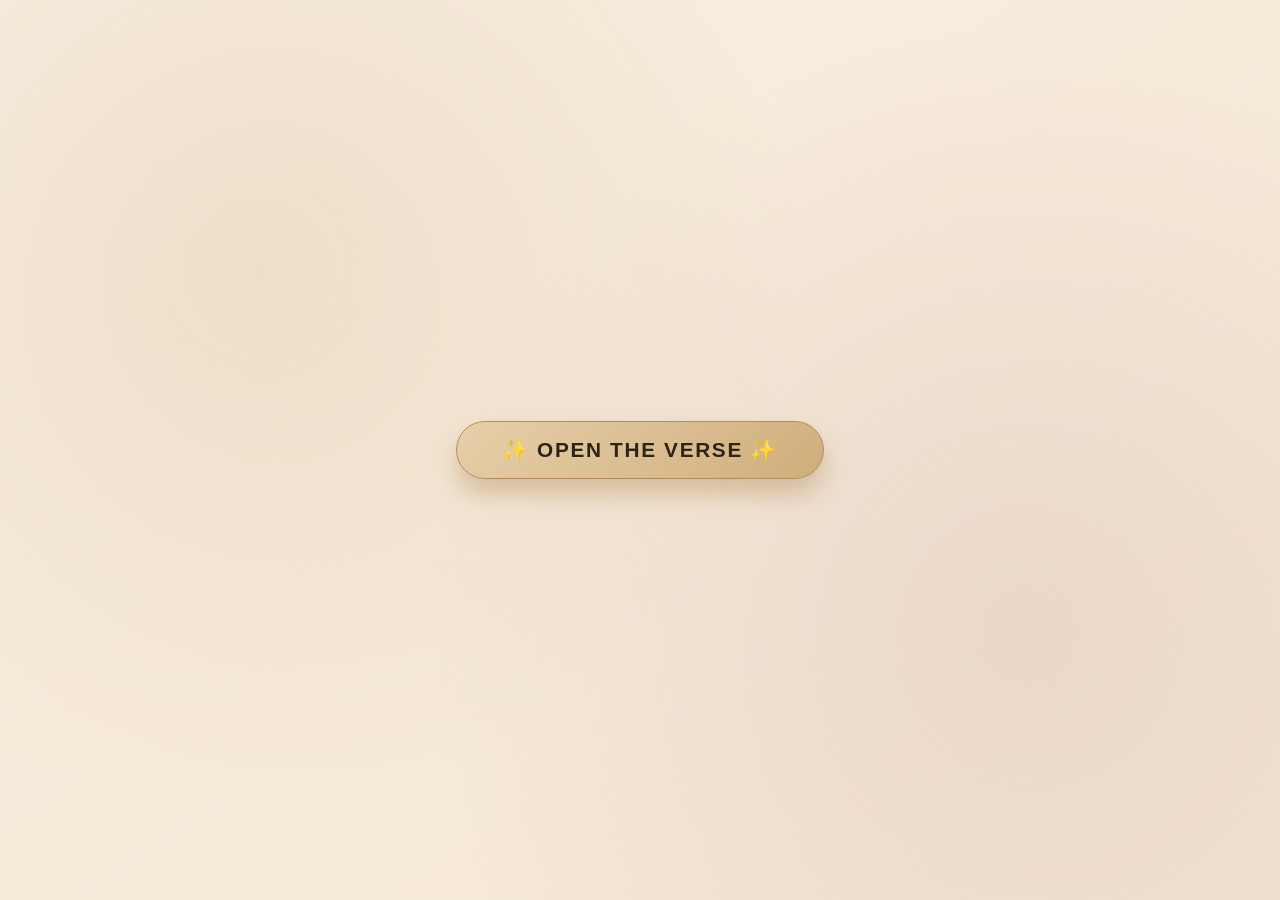
<file: index.html>
<!DOCTYPE html>
<html lang="en">
<head>
  <meta charset="UTF-8">
  <meta name="viewport" content="width=device-width, initial-scale=1.0, user-scalable=yes">
  <title>Unique You · Peace Verses</title>
  <style>
    * {
      margin: 0;
      padding: 0;
      box-sizing: border-box;
    }

    body {
      background: linear-gradient(145deg, #f9efe2 0%, #f5e7d3 100%);
      min-height: 100vh;
      font-family: 'Quicksand', 'Segoe UI', 'Georgia', serif;
      padding: 1.5rem;
      margin: 0;
      position: relative;
      display: flex;
      align-items: center;
      justify-content: center;
    }

    body::before {
      content: "";
      position: fixed;
      inset: 0;
      background: radial-gradient(circle at 20% 30%, rgba(210, 180, 140, 0.25) 0%, transparent 45%),
                  radial-gradient(circle at 80% 70%, rgba(188, 143, 143, 0.2) 0%, transparent 50%);
      pointer-events: none;
      z-index: 0;
    }

    .container {
      position: relative;
      z-index: 2;
      width: 100%;
      max-width: 750px;
      display: flex;
      flex-direction: column;
      align-items: center;
      gap: 2rem;
    }

    .card {
      background: #fffdf7;
      border-radius: 3.5rem 3.5rem 3rem 3rem;
      box-shadow: 0 30px 50px rgba(140, 110, 70, 0.18),
                  0 10px 20px rgba(90, 60, 40, 0.1),
                  inset 0 1px 0 #ffffffdd;
      border: 1px solid rgba(230, 200, 160, 0.5);
      padding: 3rem 2.5rem;
      width: 100%;
      text-align: center;
      transition: all 0.3s ease;
      position: relative;
      overflow: hidden;
    }

    .card::after {
      content: "";
      position: absolute;
      top: 0;
      left: 20%;
      width: 60%;
      height: 4px;
      background: linear-gradient(90deg, #d9b382, #c49a6c, #b3804d);
      border-radius: 20px;
      filter: blur(1px);
      opacity: 0.7;
    }

    .verse-icon {
      font-size: 2.4rem;
      margin-bottom: 0.5rem;
      opacity: 0.7;
      letter-spacing: 2px;
    }

    .english-verse {
      font-size: 2.1rem;
      font-weight: 500;
      font-family: 'Quicksand', 'Segoe UI', sans-serif;
      color: #4b3a2b;
      line-height: 1.4;
      margin-bottom: 1.2rem;
      word-break: break-word;
      transition: opacity 0.3s ease;
      letter-spacing: 0.3px;
      min-height: 80px;
    }

    .swahili-verse {
      font-size: 1.7rem;
      font-weight: 400;
      font-family: 'Quicksand', 'Georgia', serif;
      color: #6f5b47;
      line-height: 1.5;
      margin-bottom: 1rem;
      font-style: italic;
      word-break: break-word;
      border-top: 1px dashed #d9b382;
      padding-top: 1.3rem;
      min-height: 60px;
    }

    .counter {
      margin-top: 1.8rem;
      font-size: 0.9rem;
      letter-spacing: 2px;
      color: #ab8b6e;
      font-weight: 500;
      background: rgba(245, 235, 220, 0.7);
      padding: 0.3rem 1.2rem;
      border-radius: 40px;
      display: inline-block;
    }

    .nav-buttons {
      display: flex;
      align-items: center;
      justify-content: center;
      gap: 2rem;
      margin-top: 0.8rem;
      flex-wrap: wrap;
    }

    .btn {
      background: #f5ede1;
      border: 1px solid #d6b690;
      color: #4e3b2c;
      font-weight: 600;
      font-size: 1.1rem;
      padding: 0.9rem 2.1rem;
      border-radius: 3rem;
      cursor: pointer;
      backdrop-filter: blur(12px);
      background: rgba(250, 242, 232, 0.8);
      box-shadow: 0 6px 14px rgba(150, 110, 70, 0.15);
      transition: all 0.25s ease;
      display: flex;
      align-items: center;
      gap: 0.3rem;
      letter-spacing: 0.6px;
      font-family: 'Quicksand', sans-serif;
      border: 1px solid rgba(200, 160, 110, 0.6);
    }

    .btn:hover {
      background: #f7efe2;
      box-shadow: 0 12px 22px rgba(150, 110, 60, 0.25);
      border-color: #b28b5b;
      color: #2f2419;
      transform: translateY(-2px);
    }

    .btn:active {
      transform: translateY(2px);
      box-shadow: 0 4px 10px rgba(120, 80, 40, 0.2);
    }

    .btn:disabled {
      opacity: 0.45;
      pointer-events: none;
      filter: grayscale(0.2);
      box-shadow: none;
      transform: none;
      border-color: #dac5a8;
      background: rgba(235, 220, 200, 0.7);
    }

    .reveal-btn {
      background: #d9b382;
      border: none;
      color: #2d2418;
      font-weight: 700;
      font-size: 1.3rem;
      padding: 1rem 2.8rem;
      border-radius: 4rem;
      letter-spacing: 0.08em;
      background: linear-gradient(135deg, #e7cfaa, #cfae7a);
      box-shadow: 0 15px 25px rgba(160, 120, 60, 0.35);
      border: 1px solid #b38b5b;
      transition: 0.3s;
      text-transform: uppercase;
      font-family: 'Quicksand', sans-serif;
      cursor: pointer;
    }

    .reveal-btn:hover {
      background: linear-gradient(135deg, #eddaba, #dbb27a);
      box-shadow: 0 20px 30px rgba(140, 100, 40, 0.4);
      transform: scale(1.02);
    }

    .hidden {
      display: none;
    }

    .fade-in {
      animation: gentleFade 0.45s ease-in-out;
    }

    @keyframes gentleFade {
      0% { opacity: 0.4; transform: translateY(6px); }
      100% { opacity: 1; transform: translateY(0); }
    }

    .peace-symbols {
      display: flex;
      justify-content: center;
      gap: 1rem;
      margin-top: 0.5rem;
      font-size: 1.2rem;
      opacity: 0.4;
    }

    .empty-message {
      color: #ab8b6e;
      font-style: italic;
      padding: 2rem;
    }

    @media (max-width: 500px) {
      .card {
        padding: 2.2rem 1.5rem;
      }
      .english-verse {
        font-size: 1.7rem;
      }
      .swahili-verse {
        font-size: 1.4rem;
      }
      .btn {
        padding: 0.7rem 1.5rem;
        font-size: 1rem;
      }
    }
  </style>
</head>
<body>
  <div class="container">
    <div id="startSection">
      <button id="revealCardBtn" class="reveal-btn">✨ Open the verse ✨</button>
    </div>

    <div id="verseCardContainer" class="hidden">
      <div class="card" id="verseCard">
        <div class="verse-icon">🌿✨🌼</div>
        <div id="englishDisplay" class="english-verse fade-in"></div>
        <div id="swahiliDisplay" class="swahili-verse fade-in"></div>
        <div class="counter" id="verseCounter"></div>
      </div>

      <div class="nav-buttons">
        <button id="prevBtn" class="btn" title="Previous verse">← <span>Previous</span></button>
        <button id="nextBtn" class="btn" title="Next verse"><span>Next</span> →</button>
      </div>

      <div class="peace-symbols">☮️ ✨ 🕊️ ✨ ☮️</div>
    </div>
  </div>

  <script>
    (function() {
      // Default verses (fallback if localStorage is empty)
      const DEFAULT_VERSES = [
        { en: "“There is only one you in this world.”", sw: "Kuna wewe mmoja tu duniani kote." },
        { en: "“Your uniqueness is your superpower.”", sw: "Upekee wako ndio nguvu yako kuu." },
        { en: "“Don't compare yourself to others; you are a masterpiece.”", sw: "Usijilinganishe na wengine; wewe ni kazi bora ya sanaa." },
        { en: "“Be yourself; everyone else is already taken.”", sw: "Kuwa wewe mwenyewe; kila mtu mwingine tayari amechukuliwa." },
        { en: "“Your difference is your beauty.”", sw: "Tofauti yako ndio urembo wako." },
        { en: "“You were born to stand out, not to fit in.”", sw: "Umezaliwa kuangaza, siyo kufanana na wote." },
        { en: "“No one can play your role better than you.”", sw: "Hakuna anayeweza kucheza nafasi yako vizuri kuliko wewe." },
        { en: "“Your voice matters because no one speaks like you.”", sw: "Sauti yako ni muhimu kwa sababu hakuna anayesema kama wewe." },
        { en: "“The world needs the original you, not a copy.”", sw: "Ulimwengu unahitaji wewe halisi, siyo nakala." },
        { en: "“Celebrate who you are — flaws and all.”", sw: "Sherehekea ulivyo — na makosa yako pamoja na yote." },
        { en: "“You are not a drop in the ocean; you are the entire ocean in a drop.”", sw: "Wewe si tone baharini; wewe ni bahari nzima ndani ya tone." },
        { en: "“Your story is written by no one else but you.”", sw: "Hadithi yako imeandikwa na mtu mwingine yeyote isipokuwa wewe." }
      ];

      // 🔑 KEY FIX: Read from same localStorage key as admin panel
      function getVerses() {
        const stored = localStorage.getItem('adminPeaceVerses');
        if (stored) {
          try {
            const parsed = JSON.parse(stored);
            if (parsed && parsed.length > 0) {
              return parsed;
            }
          } catch (e) {
            console.error('Error reading verses:', e);
          }
        }
        // Fallback to defaults
        return [...DEFAULT_VERSES];
      }

      let currentIndex = 0;
      let verses = getVerses();
      let totalVerses = verses.length;

      const startSection = document.getElementById('startSection');
      const revealBtn = document.getElementById('revealCardBtn');
      const verseCardContainer = document.getElementById('verseCardContainer');
      const englishDisplay = document.getElementById('englishDisplay');
      const swahiliDisplay = document.getElementById('swahiliDisplay');
      const verseCounter = document.getElementById('verseCounter');
      const prevBtn = document.getElementById('prevBtn');
      const nextBtn = document.getElementById('nextBtn');

      function refreshVerses() {
        verses = getVerses();
        totalVerses = verses.length;
      }

      function updateVerseDisplay() {
        refreshVerses();
        
        if (totalVerses === 0) {
          englishDisplay.innerHTML = '<div class="empty-message">No verses available</div>';
          swahiliDisplay.textContent = '';
          verseCounter.textContent = '0 / 0';
          prevBtn.disabled = true;
          nextBtn.disabled = true;
          return;
        }

        if (currentIndex >= totalVerses) {
          currentIndex = totalVerses - 1;
        }
        if (currentIndex < 0) {
          currentIndex = 0;
        }

        const verse = verses[currentIndex];
        englishDisplay.textContent = verse.en;
        swahiliDisplay.textContent = verse.sw;
        verseCounter.textContent = `${currentIndex + 1} / ${totalVerses}`;

        // Re-trigger animation
        englishDisplay.classList.remove('fade-in');
        swahiliDisplay.classList.remove('fade-in');
        void englishDisplay.offsetWidth;
        void swahiliDisplay.offsetWidth;
        englishDisplay.classList.add('fade-in');
        swahiliDisplay.classList.add('fade-in');

        prevBtn.disabled = (currentIndex === 0);
        nextBtn.disabled = (currentIndex === totalVerses - 1);
      }

      function revealCard() {
        startSection.classList.add('hidden');
        verseCardContainer.classList.remove('hidden');
        currentIndex = 0;
        refreshVerses();
        updateVerseDisplay();
      }

      function nextVerse() {
        refreshVerses();
        if (currentIndex < totalVerses - 1) {
          currentIndex++;
          updateVerseDisplay();
        }
      }

      function prevVerse() {
        if (currentIndex > 0) {
          currentIndex--;
          updateVerseDisplay();
        }
      }

      // Event listeners
      revealBtn.addEventListener('click', revealCard);
      prevBtn.addEventListener('click', prevVerse);
      nextBtn.addEventListener('click', nextVerse);

      // Keyboard navigation
      window.addEventListener('keydown', function(e) {
        if (startSection.classList.contains('hidden')) {
          if (e.key === 'ArrowLeft') {
            e.preventDefault();
            if (!prevBtn.disabled) prevVerse();
          } else if (e.key === 'ArrowRight') {
            e.preventDefault();
            refreshVerses();
            if (!nextBtn.disabled) nextVerse();
          }
        }
      });

      // 🔄 Listen for storage changes from admin panel
      window.addEventListener('storage', function(e) {
        if (e.key === 'adminPeaceVerses') {
          refreshVerses();
          if (!startSection.classList.contains('hidden')) return;
          updateVerseDisplay();
        }
      });

      // Initialize
      if (verses.length > 0) {
        englishDisplay.textContent = verses[0].en;
        swahiliDisplay.textContent = verses[0].sw;
        verseCounter.textContent = `1 / ${totalVerses}`;
        prevBtn.disabled = true;
        nextBtn.disabled = (totalVerses === 1);
      }
    })();
  </script>
</body>
</html>
</file>
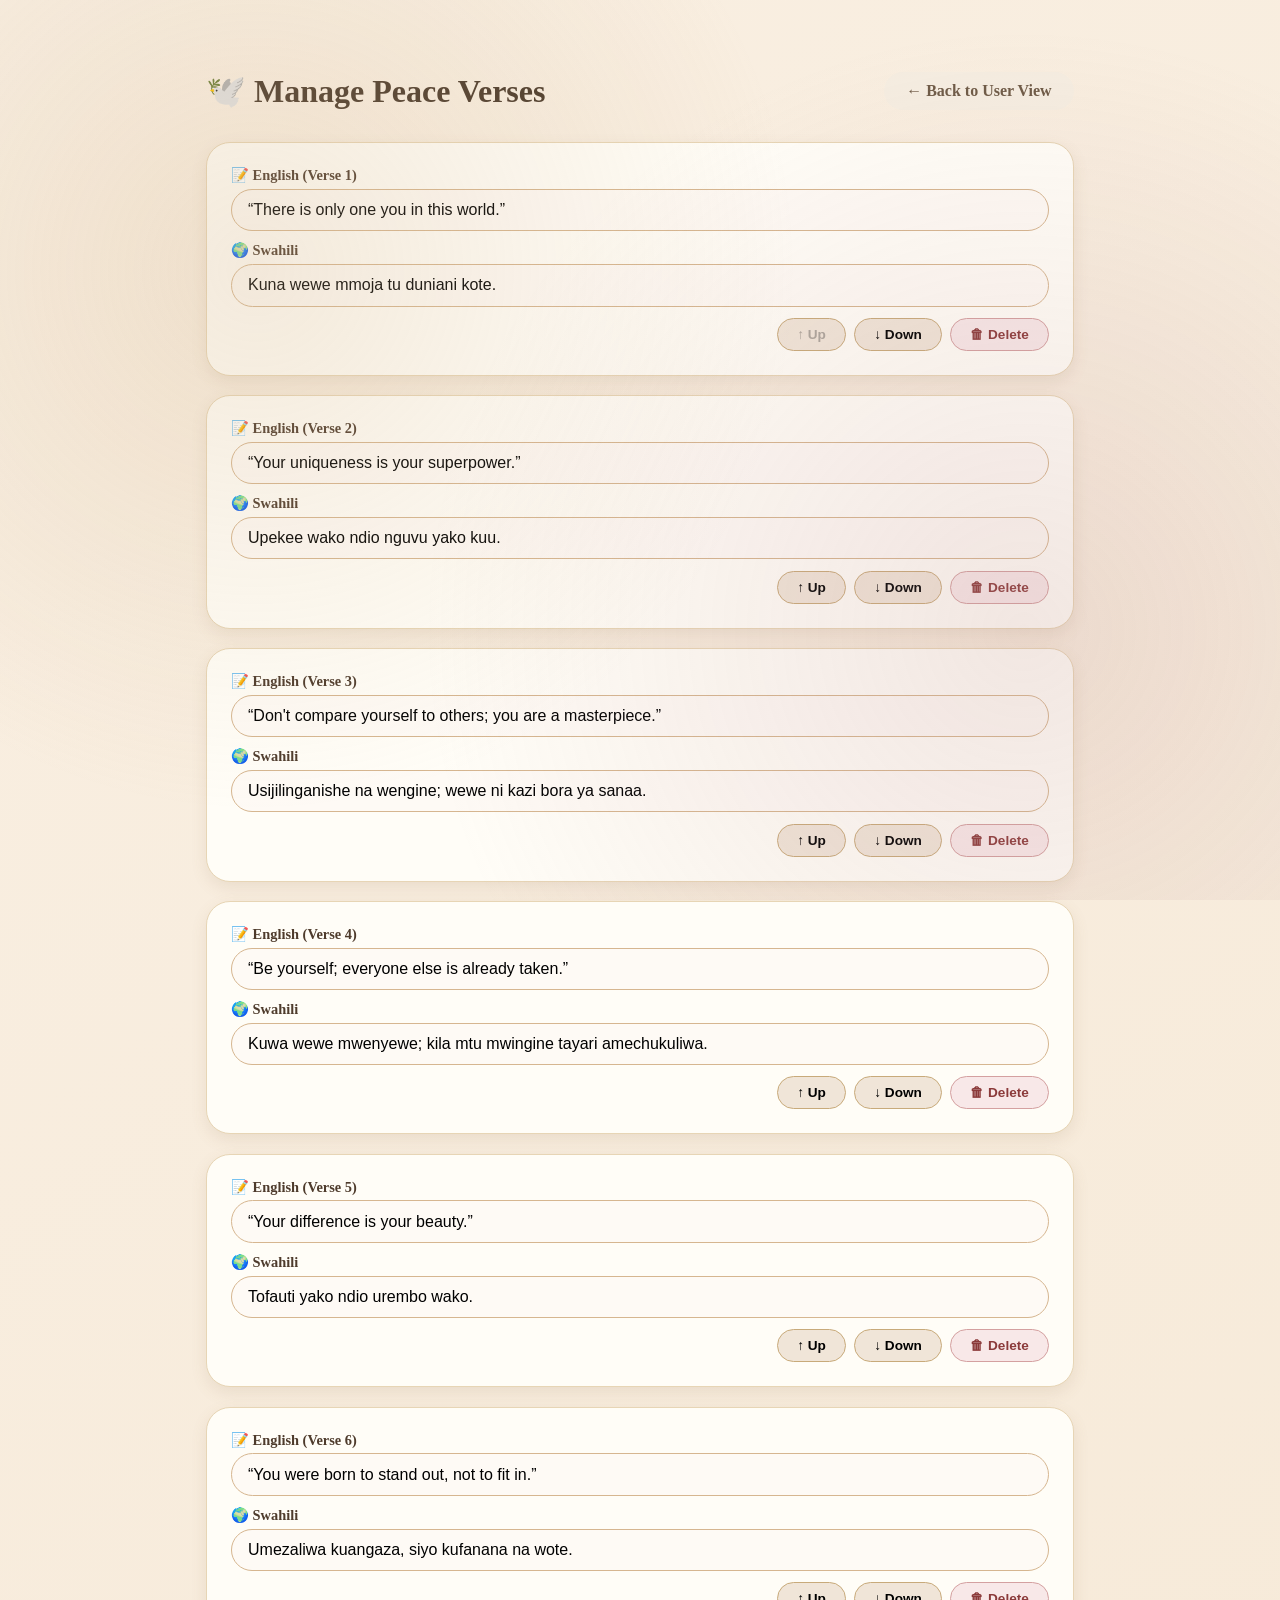
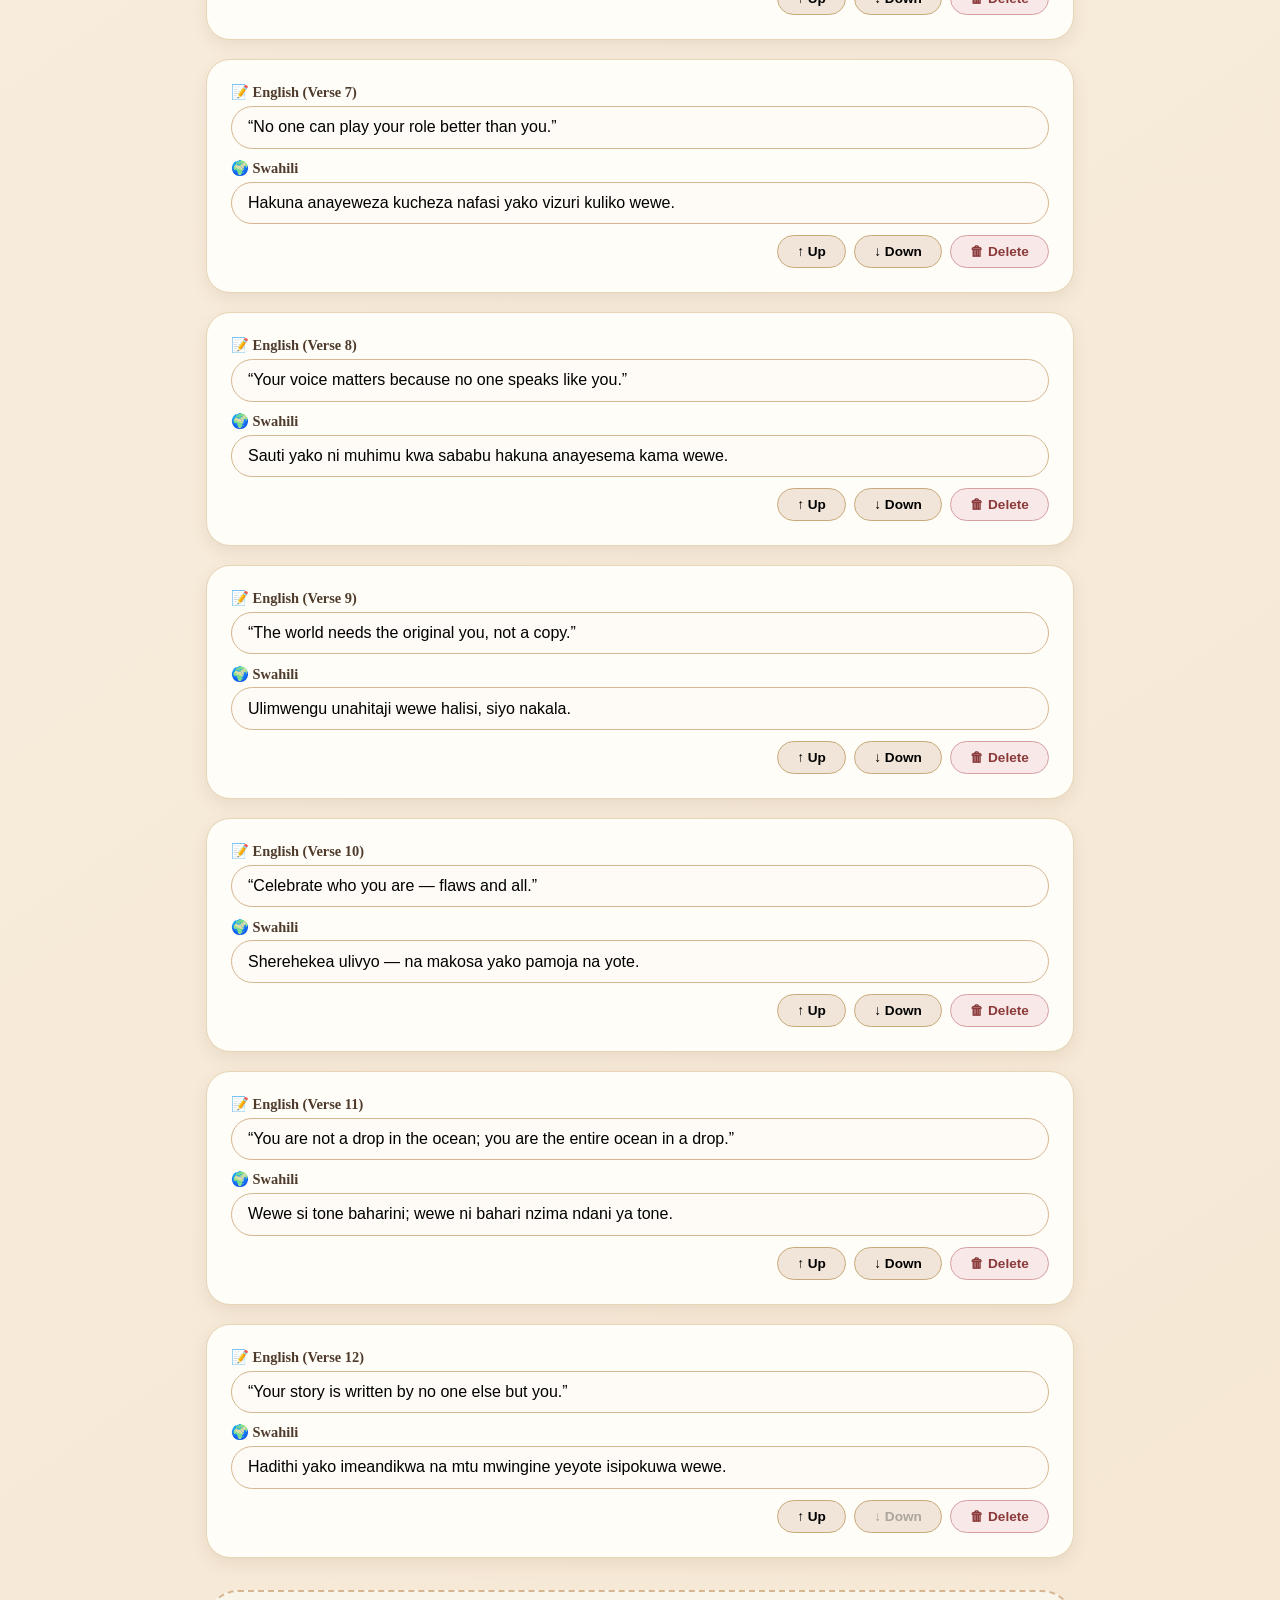
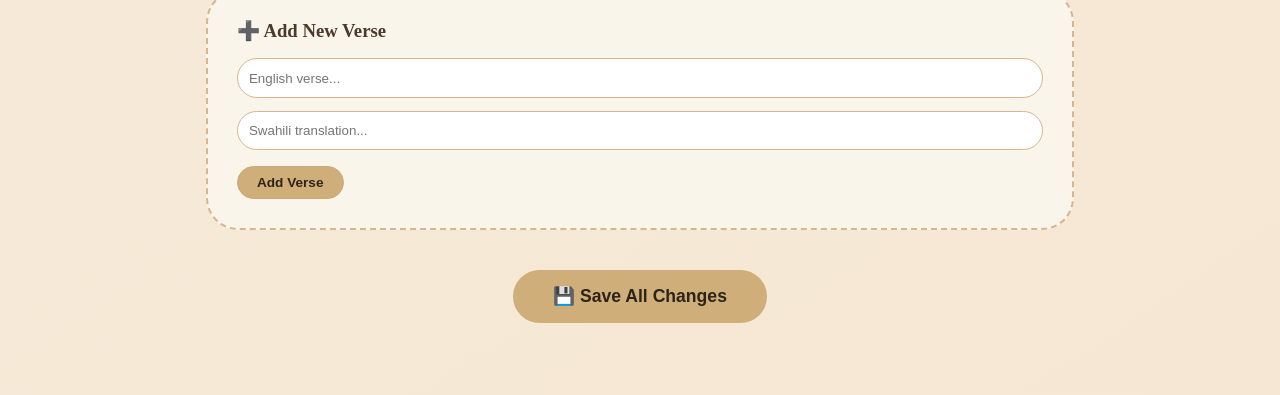
<file: admin.html>
<!DOCTYPE html>
<html lang="en">
<head>
  <meta charset="UTF-8">
  <meta name="viewport" content="width=device-width, initial-scale=1.0">
  <title>Admin · Manage Verses</title>
  <link rel="stylesheet" href="styles.css">
  <style>
    .admin-container {
      max-width: 900px;
      margin: 2rem auto;
      padding: 1rem;
    }
    .admin-header {
      display: flex;
      justify-content: space-between;
      align-items: center;
      margin-bottom: 2rem;
      flex-wrap: wrap;
      gap: 1rem;
    }
    .back-link {
      color: #6f5b47;
      text-decoration: none;
      font-weight: 600;
      background: #f5ede1;
      padding: 0.6rem 1.4rem;
      border-radius: 2rem;
      transition: 0.2s;
    }
    .back-link:hover { background: #e7d7bd; }
    .verse-list {
      display: flex;
      flex-direction: column;
      gap: 1.2rem;
      margin-bottom: 2rem;
    }
    .verse-item {
      background: #fffdf7;
      border-radius: 1.5rem;
      padding: 1.5rem;
      box-shadow: 0 6px 16px rgba(140, 110, 70, 0.12);
      border: 1px solid #e7d5b5;
    }
    .verse-item label {
      display: block;
      font-weight: 600;
      color: #4e3b2c;
      margin-bottom: 0.3rem;
      font-size: 0.9rem;
    }
    .verse-item input {
      width: 100%;
      padding: 0.7rem 1rem;
      border: 1px solid #d6b690;
      border-radius: 2rem;
      font-family: 'Quicksand', sans-serif;
      font-size: 1rem;
      background: #fefaf5;
      margin-bottom: 0.7rem;
    }
    .verse-item input:focus {
      outline: none;
      border-color: #b38b5b;
      box-shadow: 0 0 0 3px rgba(179, 139, 91, 0.2);
    }
    .verse-actions {
      display: flex;
      gap: 0.5rem;
      justify-content: flex-end;
    }
    .btn-small {
      background: #f0e5d8;
      border: 1px solid #c8aa7a;
      padding: 0.5rem 1.2rem;
      border-radius: 2rem;
      font-weight: 600;
      cursor: pointer;
      font-size: 0.85rem;
      transition: 0.2s;
    }
    .btn-small.danger {
      background: #f8e8e8;
      border-color: #d4a0a0;
      color: #8b3a3a;
    }
    .btn-small:hover { background: #e5d5bc; }
    .add-section {
      background: #faf5eb;
      border-radius: 2rem;
      padding: 1.8rem;
      margin-top: 2rem;
      border: 2px dashed #d6b690;
    }
    .save-all-btn {
      background: #cfae7a;
      border: none;
      color: #2d2418;
      font-weight: 700;
      padding: 1rem 2.5rem;
      border-radius: 3rem;
      font-size: 1.1rem;
      cursor: pointer;
      transition: 0.3s;
      margin-top: 1rem;
    }
    .save-all-btn:hover {
      background: #dbb27a;
      transform: scale(1.02);
    }
    .message {
      padding: 0.8rem 1.5rem;
      border-radius: 2rem;
      margin: 1rem 0;
      text-align: center;
      font-weight: 500;
    }
    .message.success { background: #e6f3e6; color: #2d5a2d; }
    .message.error { background: #fae6e6; color: #8b3a3a; }
  </style>
</head>
<body>
  <div class="admin-container">
    <div class="admin-header">
      <h1 style="color: #4b3a2b;">🕊️ Manage Peace Verses</h1>
      <a href="index.html" class="back-link">← Back to User View</a>
    </div>
    <div id="messageArea"></div>
    <div id="verseListContainer" class="verse-list"></div>
    <div class="add-section">
      <h3 style="color: #4b3a2b; margin-bottom: 1rem;">➕ Add New Verse</h3>
      <input type="text" id="newEnglish" placeholder="English verse..." style="width:100%; margin-bottom:0.8rem; padding:0.7rem; border-radius:2rem; border:1px solid #d6b690;">
      <input type="text" id="newSwahili" placeholder="Swahili translation..." style="width:100%; margin-bottom:1rem; padding:0.7rem; border-radius:2rem; border:1px solid #d6b690;">
      <button onclick="addNewVerse()" class="btn-small" style="background:#cfae7a; color:#2d2418;">Add Verse</button>
    </div>
    <div style="display:flex; justify-content:center; margin-top:1.5rem;">
      <button onclick="saveAllVerses()" class="save-all-btn">💾 Save All Changes</button>
    </div>
  </div>
  <script src="script.js"></script>
  <script>
    document.addEventListener('DOMContentLoaded', function() {
      renderAdminVerseList();
    });
    function renderAdminVerseList() {
      const container = document.getElementById('verseListContainer');
      const verses = getVerses();
      container.innerHTML = verses.map((verse, index) => `
        <div class="verse-item" data-index="${index}">
          <label>📝 English (Verse ${index + 1})</label>
          <input type="text" class="en-input" value="${escapeHtml(verse.en)}" data-index="${index}">
          <label>🌍 Swahili</label>
          <input type="text" class="sw-input" value="${escapeHtml(verse.sw)}" data-index="${index}">
          <div class="verse-actions">
            <button onclick="moveVerseUp(${index})" class="btn-small" ${index === 0 ? 'disabled' : ''}>↑ Up</button>
            <button onclick="moveVerseDown(${index})" class="btn-small" ${index === verses.length - 1 ? 'disabled' : ''}>↓ Down</button>
            <button onclick="deleteVerse(${index})" class="btn-small danger">🗑 Delete</button>
          </div>
        </div>
      `).join('');
    }
    function escapeHtml(text) {
      return text.replace(/&/g, '&amp;').replace(/</g, '&lt;').replace(/>/g, '&gt;').replace(/"/g, '&quot;');
    }
    function collectAdminEdits() {
      const enInputs = document.querySelectorAll('.en-input');
      const swInputs = document.querySelectorAll('.sw-input');
      const verses = [];
      enInputs.forEach((input, i) => {
        verses.push({ en: input.value.trim(), sw: swInputs[i].value.trim() });
      });
      return verses;
    }
    function saveAllVerses() {
      const updatedVerses = collectAdminEdits();
      for (let i = 0; i < updatedVerses.length; i++) {
        if (!updatedVerses[i].en || !updatedVerses[i].sw) {
          showMessage('Please fill in both English and Swahili for all verses.', 'error');
          return;
        }
      }
      if (updatedVerses.length === 0) {
        showMessage('Cannot save empty verse list.', 'error');
        return;
      }
      saveVerses(updatedVerses);
      showMessage('✅ All verses saved successfully!', 'success');
      renderAdminVerseList();
    }
    function deleteVerse(index) {
      if (!confirm('Delete this verse?')) return;
      const verses = collectAdminEdits();
      verses.splice(index, 1);
      saveVerses(verses);
      renderAdminVerseList();
      showMessage('Verse deleted.', 'success');
    }
    function addNewVerse() {
      const en = document.getElementById('newEnglish').value.trim();
      const sw = document.getElementById('newSwahili').value.trim();
      if (!en || !sw) {
        showMessage('Both English and Swahili fields are required.', 'error');
        return;
      }
      const verses = collectAdminEdits();
      verses.push({ en, sw });
      saveVerses(verses);
      document.getElementById('newEnglish').value = '';
      document.getElementById('newSwahili').value = '';
      renderAdminVerseList();
      showMessage('New verse added!', 'success');
    }
    function moveVerseUp(index) {
      if (index === 0) return;
      const verses = collectAdminEdits();
      [verses[index - 1], verses[index]] = [verses[index], verses[index - 1]];
      saveVerses(verses);
      renderAdminVerseList();
    }
    function moveVerseDown(index) {
      const verses = collectAdminEdits();
      if (index >= verses.length - 1) return;
      [verses[index], verses[index + 1]] = [verses[index + 1], verses[index]];
      saveVerses(verses);
      renderAdminVerseList();
    }
    function showMessage(text, type) {
      const area = document.getElementById('messageArea');
      area.innerHTML = `<div class="message ${type}">${text}</div>`;
      setTimeout(() => { area.innerHTML = ''; }, 3000);
    }
  </script>
</body>
</html>
</file>
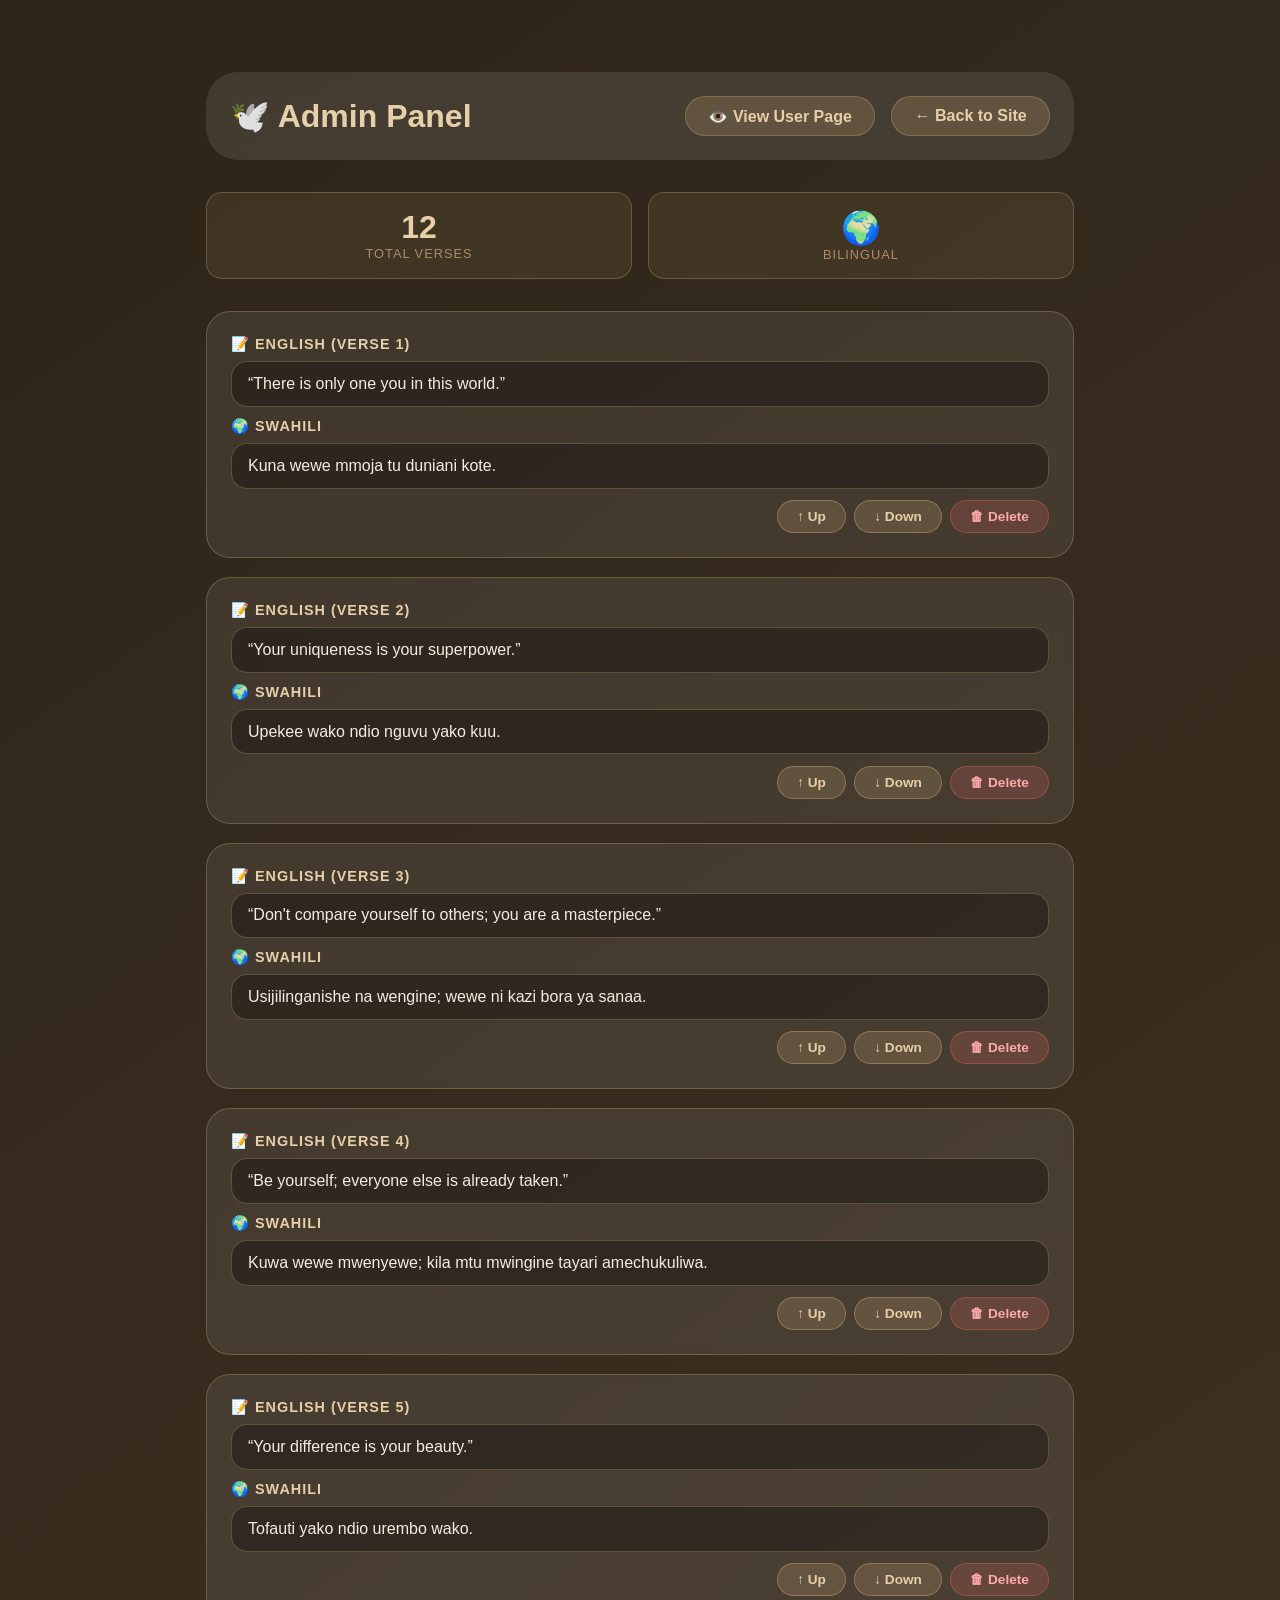
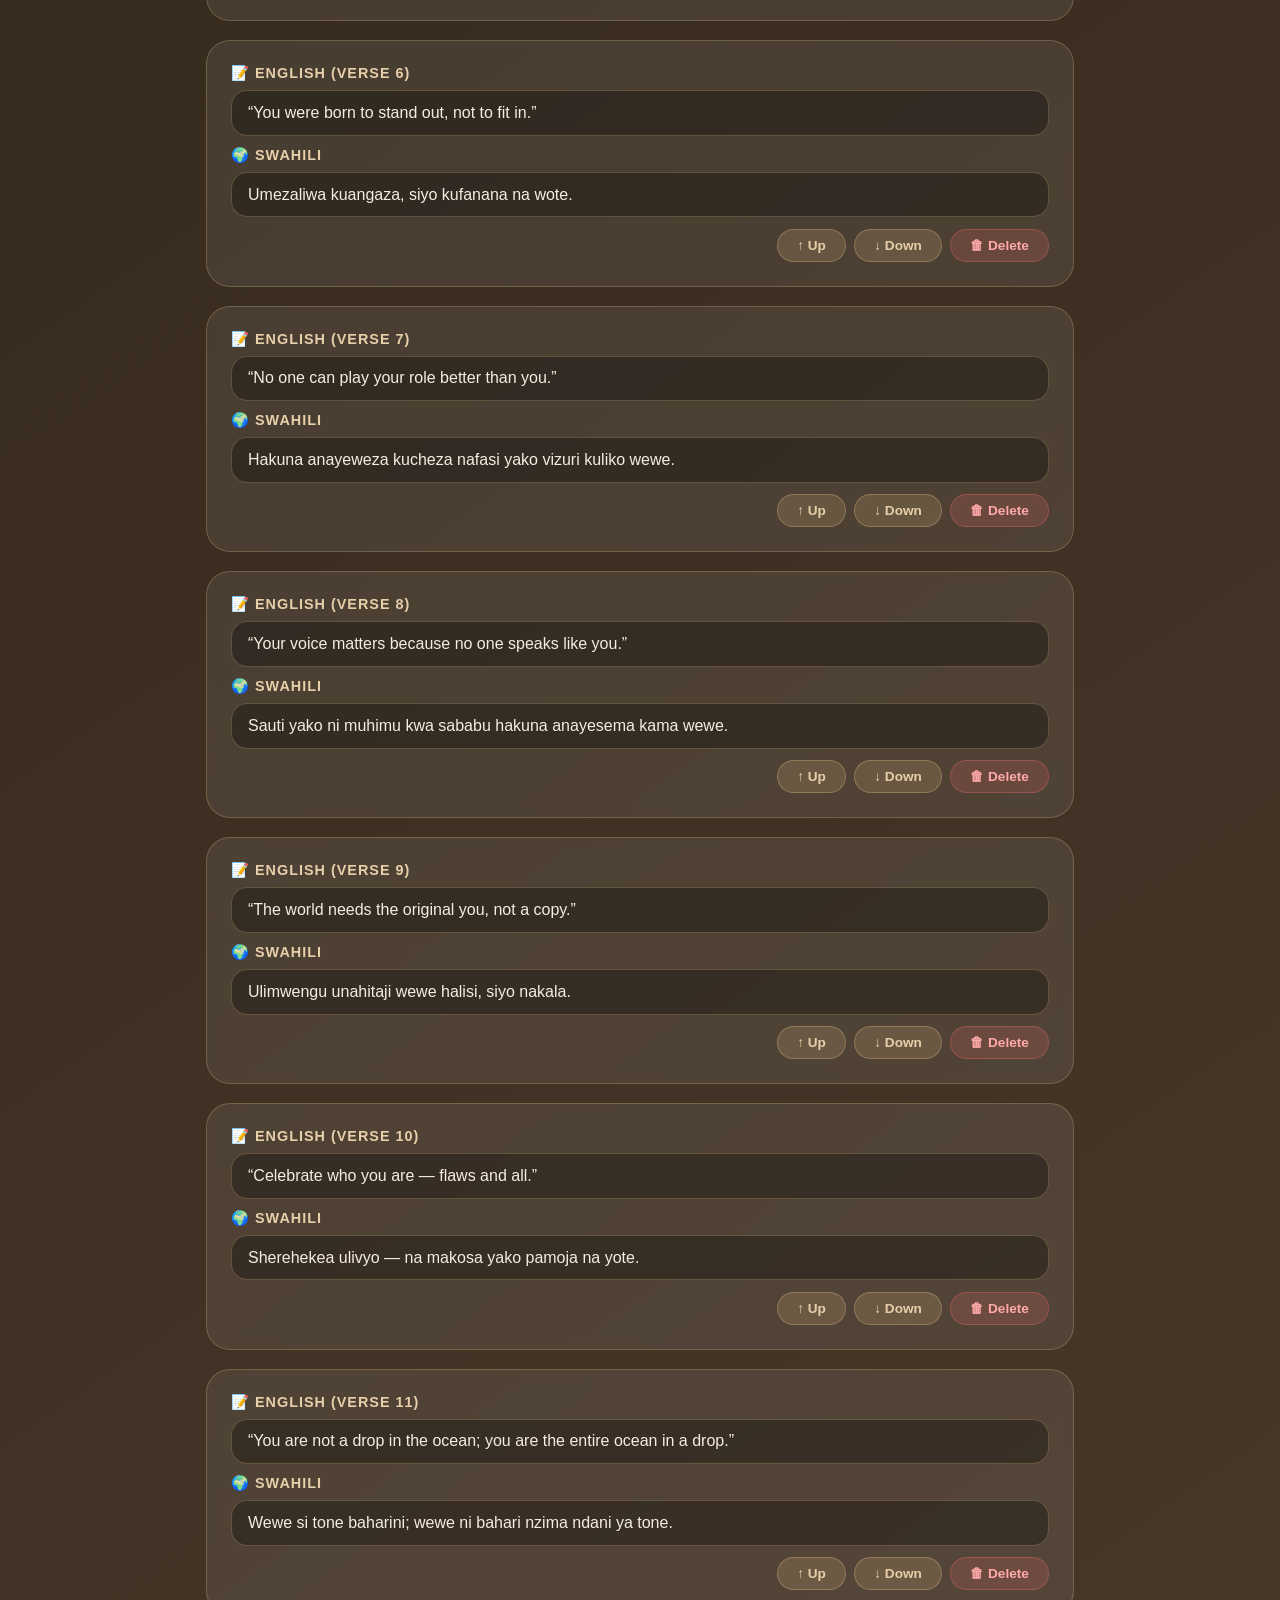
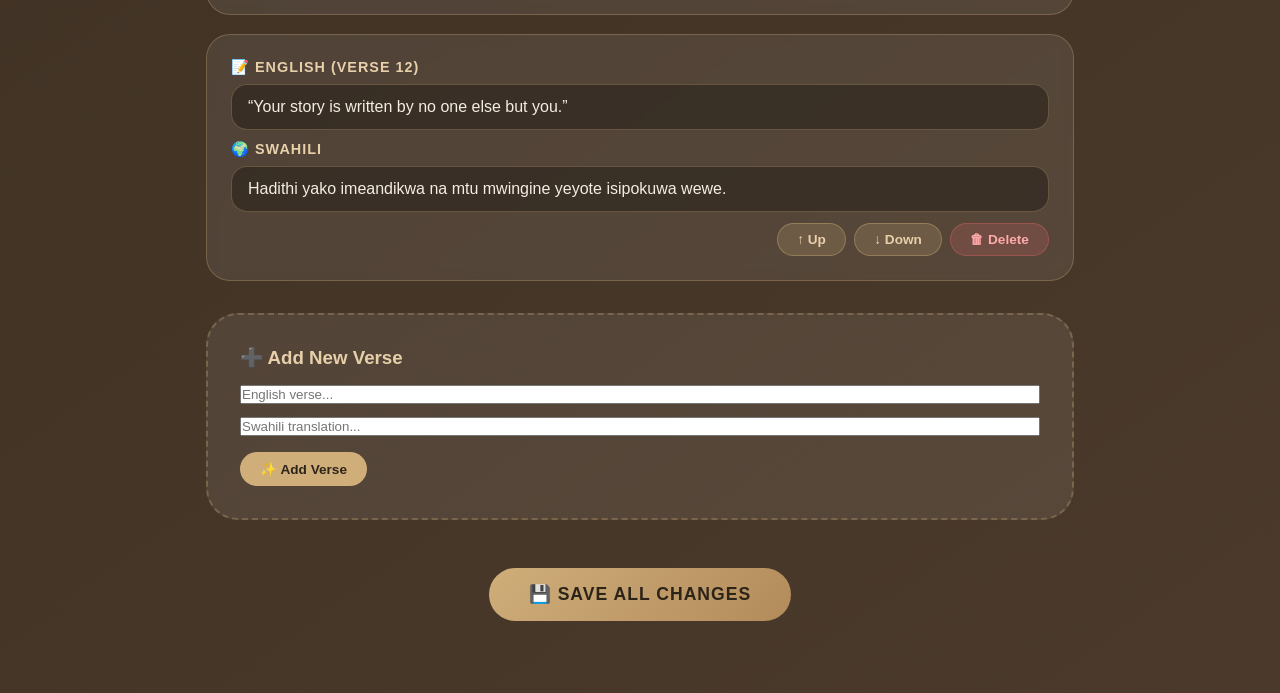
<file: admin2024.html>
<!DOCTYPE html>
<html lang="en">
<head>
  <meta charset="UTF-8">
  <meta name="viewport" content="width=device-width, initial-scale=1.0">
  <title>Admin Panel · Peace Verses</title>
  <style>
    * {
      margin: 0;
      padding: 0;
      box-sizing: border-box;
    }

    body {
      background: linear-gradient(145deg, #2d2418 0%, #4b3a2b 100%);
      min-height: 100vh;
      font-family: 'Quicksand', 'Segoe UI', sans-serif;
      padding: 1.5rem;
      color: #f5ede1;
    }

    .admin-container {
      max-width: 900px;
      margin: 2rem auto;
      padding: 1rem;
    }

    .admin-header {
      display: flex;
      justify-content: space-between;
      align-items: center;
      margin-bottom: 2rem;
      flex-wrap: wrap;
      gap: 1rem;
      background: rgba(255, 253, 247, 0.1);
      padding: 1.5rem;
      border-radius: 2rem;
      backdrop-filter: blur(10px);
    }

    .admin-header h1 {
      color: #e7cfaa;
    }

    .nav-links {
      display: flex;
      gap: 1rem;
      flex-wrap: wrap;
    }

    .back-link, .user-link {
      color: #e7cfaa;
      text-decoration: none;
      font-weight: 600;
      background: rgba(207, 174, 122, 0.2);
      padding: 0.6rem 1.4rem;
      border-radius: 2rem;
      transition: 0.3s;
      border: 1px solid rgba(207, 174, 122, 0.3);
    }

    .back-link:hover, .user-link:hover {
      background: rgba(207, 174, 122, 0.4);
      transform: translateY(-2px);
    }

    .verse-list {
      display: flex;
      flex-direction: column;
      gap: 1.2rem;
      margin-bottom: 2rem;
    }

    .verse-item {
      background: rgba(255, 253, 247, 0.08);
      border-radius: 1.5rem;
      padding: 1.5rem;
      border: 1px solid rgba(207, 174, 122, 0.3);
      backdrop-filter: blur(5px);
      transition: 0.3s;
    }

    .verse-item:hover {
      background: rgba(255, 253, 247, 0.12);
      border-color: rgba(207, 174, 122, 0.5);
    }

    .verse-item label {
      display: block;
      font-weight: 600;
      color: #e7cfaa;
      margin-bottom: 0.5rem;
      font-size: 0.9rem;
      text-transform: uppercase;
      letter-spacing: 1px;
    }

    .verse-item input, .verse-item textarea {
      width: 100%;
      padding: 0.8rem 1rem;
      border: 1px solid rgba(207, 174, 122, 0.3);
      border-radius: 1rem;
      font-family: 'Quicksand', sans-serif;
      font-size: 1rem;
      background: rgba(0, 0, 0, 0.3);
      color: #f5ede1;
      margin-bottom: 0.7rem;
      transition: 0.3s;
    }

    .verse-item input:focus, .verse-item textarea:focus {
      outline: none;
      border-color: #cfae7a;
      background: rgba(0, 0, 0, 0.5);
      box-shadow: 0 0 15px rgba(207, 174, 122, 0.3);
    }

    .verse-actions {
      display: flex;
      gap: 0.5rem;
      justify-content: flex-end;
      flex-wrap: wrap;
    }

    .btn-small {
      background: rgba(207, 174, 122, 0.2);
      border: 1px solid rgba(207, 174, 122, 0.4);
      color: #e7cfaa;
      padding: 0.5rem 1.2rem;
      border-radius: 2rem;
      font-weight: 600;
      cursor: pointer;
      font-size: 0.85rem;
      transition: 0.3s;
    }

    .btn-small:hover {
      background: rgba(207, 174, 122, 0.4);
      transform: translateY(-2px);
    }

    .btn-small.danger {
      background: rgba(220, 100, 100, 0.2);
      border-color: rgba(220, 100, 100, 0.4);
      color: #ffaaaa;
    }

    .btn-small.danger:hover {
      background: rgba(220, 100, 100, 0.4);
    }

    .add-section {
      background: rgba(255, 253, 247, 0.08);
      border-radius: 2rem;
      padding: 2rem;
      margin-top: 2rem;
      border: 2px dashed rgba(207, 174, 122, 0.3);
    }

    .add-section h3 {
      color: #e7cfaa;
      margin-bottom: 1rem;
    }

    .save-all-btn {
      background: linear-gradient(135deg, #cfae7a, #b38b5b);
      border: none;
      color: #2d2418;
      font-weight: 700;
      padding: 1rem 2.5rem;
      border-radius: 3rem;
      font-size: 1.1rem;
      cursor: pointer;
      transition: 0.3s;
      margin-top: 1rem;
      text-transform: uppercase;
      letter-spacing: 1px;
    }

    .save-all-btn:hover {
      background: linear-gradient(135deg, #dbb27a, #c49a6c);
      transform: scale(1.05);
      box-shadow: 0 10px 25px rgba(207, 174, 122, 0.4);
    }

    .message {
      padding: 0.8rem 1.5rem;
      border-radius: 2rem;
      margin: 1rem 0;
      text-align: center;
      font-weight: 500;
      backdrop-filter: blur(5px);
    }

    .message.success {
      background: rgba(46, 125, 50, 0.3);
      color: #a5d6a7;
      border: 1px solid rgba(46, 125, 50, 0.5);
    }

    .message.error {
      background: rgba(198, 40, 40, 0.3);
      color: #ffaaaa;
      border: 1px solid rgba(198, 40, 40, 0.5);
    }

    .stats {
      display: flex;
      gap: 1rem;
      margin-bottom: 2rem;
      flex-wrap: wrap;
    }

    .stat-card {
      background: rgba(207, 174, 122, 0.1);
      padding: 1rem 1.5rem;
      border-radius: 1rem;
      border: 1px solid rgba(207, 174, 122, 0.3);
      flex: 1;
      min-width: 150px;
      text-align: center;
    }

    .stat-number {
      font-size: 2rem;
      font-weight: 700;
      color: #e7cfaa;
    }

    .stat-label {
      font-size: 0.8rem;
      color: #ab8b6e;
      text-transform: uppercase;
      letter-spacing: 1px;
    }

    @media (max-width: 500px) {
      .admin-header {
        flex-direction: column;
        text-align: center;
      }
      .verse-actions {
        justify-content: center;
      }
    }
  </style>
</head>
<body>
  <div class="admin-container">
    <div class="admin-header">
      <h1>🕊️ Admin Panel</h1>
      <div class="nav-links">
        <a href="index.html" class="user-link" target="_blank">👁️ View User Page</a>
        <a href="index.html" class="back-link">← Back to Site</a>
      </div>
    </div>

    <div class="stats">
      <div class="stat-card">
        <div class="stat-number" id="verseCount">12</div>
        <div class="stat-label">Total Verses</div>
      </div>
      <div class="stat-card">
        <div class="stat-number">🌍</div>
        <div class="stat-label">Bilingual</div>
      </div>
    </div>

    <div id="messageArea"></div>

    <div id="verseListContainer" class="verse-list">
      <!-- Verses will be generated here -->
    </div>

    <div class="add-section">
      <h3>➕ Add New Verse</h3>
      <input type="text" id="newEnglish" placeholder="English verse..." style="width:100%; margin-bottom:0.8rem;">
      <input type="text" id="newSwahili" placeholder="Swahili translation..." style="width:100%; margin-bottom:1rem;">
      <button onclick="addNewVerse()" class="btn-small" style="background:#cfae7a; color:#2d2418;">✨ Add Verse</button>
    </div>

    <div style="display:flex; justify-content:center; margin-top:2rem;">
      <button onclick="saveAllVerses()" class="save-all-btn">💾 Save All Changes</button>
    </div>
  </div>

  <script>
    // Default verses
    const DEFAULT_VERSES = [
      { en: "“There is only one you in this world.”", sw: "Kuna wewe mmoja tu duniani kote." },
      { en: "“Your uniqueness is your superpower.”", sw: "Upekee wako ndio nguvu yako kuu." },
      { en: "“Don't compare yourself to others; you are a masterpiece.”", sw: "Usijilinganishe na wengine; wewe ni kazi bora ya sanaa." },
      { en: "“Be yourself; everyone else is already taken.”", sw: "Kuwa wewe mwenyewe; kila mtu mwingine tayari amechukuliwa." },
      { en: "“Your difference is your beauty.”", sw: "Tofauti yako ndio urembo wako." },
      { en: "“You were born to stand out, not to fit in.”", sw: "Umezaliwa kuangaza, siyo kufanana na wote." },
      { en: "“No one can play your role better than you.”", sw: "Hakuna anayeweza kucheza nafasi yako vizuri kuliko wewe." },
      { en: "“Your voice matters because no one speaks like you.”", sw: "Sauti yako ni muhimu kwa sababu hakuna anayesema kama wewe." },
      { en: "“The world needs the original you, not a copy.”", sw: "Ulimwengu unahitaji wewe halisi, siyo nakala." },
      { en: "“Celebrate who you are — flaws and all.”", sw: "Sherehekea ulivyo — na makosa yako pamoja na yote." },
      { en: "“You are not a drop in the ocean; you are the entire ocean in a drop.”", sw: "Wewe si tone baharini; wewe ni bahari nzima ndani ya tone." },
      { en: "“Your story is written by no one else but you.”", sw: "Hadithi yako imeandikwa na mtu mwingine yeyote isipokuwa wewe." }
    ];

    function getVerses() {
      const stored = localStorage.getItem('adminPeaceVerses');
      if (stored) {
        try {
          return JSON.parse(stored);
        } catch (e) {
          return [...DEFAULT_VERSES];
        }
      }
      return [...DEFAULT_VERSES];
    }

    function saveVerses(verses) {
      localStorage.setItem('adminPeaceVerses', JSON.stringify(verses));
    }

    function renderAdminVerseList() {
      const container = document.getElementById('verseListContainer');
      const verses = getVerses();
      
      document.getElementById('verseCount').textContent = verses.length;
      
      container.innerHTML = verses.map((verse, index) => `
        <div class="verse-item" data-index="${index}">
          <label>📝 English (Verse ${index + 1})</label>
          <input type="text" class="en-input" value="${escapeHtml(verse.en)}" data-index="${index}">
          <label>🌍 Swahili</label>
          <input type="text" class="sw-input" value="${escapeHtml(verse.sw)}" data-index="${index}">
          <div class="verse-actions">
            <button onclick="moveVerseUp(${index})" class="btn-small" ${index === 0 ? 'disabled' : ''}>↑ Up</button>
            <button onclick="moveVerseDown(${index})" class="btn-small" ${index === verses.length - 1 ? 'disabled' : ''}>↓ Down</button>
            <button onclick="deleteVerse(${index})" class="btn-small danger">🗑 Delete</button>
          </div>
        </div>
      `).join('');
    }

    function escapeHtml(text) {
      const div = document.createElement('div');
      div.textContent = text;
      return div.innerHTML;
    }

    function collectAdminEdits() {
      const enInputs = document.querySelectorAll('.en-input');
      const swInputs = document.querySelectorAll('.sw-input');
      const verses = [];
      enInputs.forEach((input, i) => {
        verses.push({ 
          en: input.value.trim(), 
          sw: swInputs[i] ? swInputs[i].value.trim() : '' 
        });
      });
      return verses;
    }

    function saveAllVerses() {
      const updatedVerses = collectAdminEdits();
      
      for (let i = 0; i < updatedVerses.length; i++) {
        if (!updatedVerses[i].en || !updatedVerses[i].sw) {
          showMessage('⚠️ Please fill in both English and Swahili for all verses.', 'error');
          return;
        }
      }
      
      if (updatedVerses.length === 0) {
        showMessage('⚠️ Cannot save empty verse list.', 'error');
        return;
      }
      
      saveVerses(updatedVerses);
      showMessage('✅ All verses saved successfully! Refresh user page to see changes.', 'success');
      renderAdminVerseList();
    }

    function deleteVerse(index) {
      if (!confirm('Are you sure you want to delete this verse?')) return;
      const verses = collectAdminEdits();
      verses.splice(index, 1);
      saveVerses(verses);
      renderAdminVerseList();
      showMessage('🗑️ Verse deleted successfully.', 'success');
    }

    function addNewVerse() {
      const en = document.getElementById('newEnglish').value.trim();
      const sw = document.getElementById('newSwahili').value.trim();
      
      if (!en || !sw) {
        showMessage('⚠️ Both English and Swahili fields are required.', 'error');
        return;
      }
      
      const verses = collectAdminEdits();
      verses.push({ en, sw });
      saveVerses(verses);
      
      document.getElementById('newEnglish').value = '';
      document.getElementById('newSwahili').value = '';
      
      renderAdminVerseList();
      showMessage('✨ New verse added successfully!', 'success');
    }

    function moveVerseUp(index) {
      if (index === 0) return;
      const verses = collectAdminEdits();
      [verses[index - 1], verses[index]] = [verses[index], verses[index - 1]];
      saveVerses(verses);
      renderAdminVerseList();
    }

    function moveVerseDown(index) {
      const verses = collectAdminEdits();
      if (index >= verses.length - 1) return;
      [verses[index], verses[index + 1]] = [verses[index + 1], verses[index]];
      saveVerses(verses);
      renderAdminVerseList();
    }

    function showMessage(text, type) {
      const area = document.getElementById('messageArea');
      area.innerHTML = `<div class="message ${type}">${text}</div>`;
      setTimeout(() => { area.innerHTML = ''; }, 4000);
    }

    // Initialize
    document.addEventListener('DOMContentLoaded', function() {
      renderAdminVerseList();
    });
  </script>
</body>
</html>
</file>
<file: styles.css>
* {
  margin: 0;
  padding: 0;
  box-sizing: border-box;
}

body {
  background: linear-gradient(145deg, #f9efe2 0%, #f5e7d3 100%);
  min-height: 100vh;
  font-family: 'Quicksand', 'Segoe UI', 'Georgia', serif;
  padding: 1.5rem;
  margin: 0;
  position: relative;
}

body::before {
  content: "";
  position: fixed;
  inset: 0;
  background: radial-gradient(circle at 20% 30%, rgba(210, 180, 140, 0.25) 0%, transparent 45%),
              radial-gradient(circle at 80% 70%, rgba(188, 143, 143, 0.2) 0%, transparent 50%);
  pointer-events: none;
  z-index: 0;
}

.container {
  position: relative;
  z-index: 2;
  width: 100%;
  max-width: 750px;
  margin: 0 auto;
  display: flex;
  flex-direction: column;
  align-items: center;
  gap: 2rem;
}

.admin-link {
  position: absolute;
  top: 0;
  right: 1rem;
  font-size: 1.5rem;
  text-decoration: none;
  opacity: 0.5;
  transition: 0.3s;
  z-index: 5;
}

.admin-link:hover {
  opacity: 1;
  transform: rotate(30deg);
}

.card {
  background: #fffdf7;
  border-radius: 3.5rem 3.5rem 3rem 3rem;
  box-shadow: 0 30px 50px rgba(140, 110, 70, 0.18),
              0 10px 20px rgba(90, 60, 40, 0.1),
              inset 0 1px 0 #ffffffdd;
  border: 1px solid rgba(230, 200, 160, 0.5);
  padding: 3rem 2.5rem;
  width: 100%;
  text-align: center;
  transition: all 0.3s ease;
  position: relative;
  overflow: hidden;
}

.card::after {
  content: "";
  position: absolute;
  top: 0;
  left: 20%;
  width: 60%;
  height: 4px;
  background: linear-gradient(90deg, #d9b382, #c49a6c, #b3804d);
  border-radius: 20px;
  filter: blur(1px);
  opacity: 0.7;
}

.verse-icon {
  font-size: 2.4rem;
  margin-bottom: 0.5rem;
  opacity: 0.7;
}

.english-verse {
  font-size: 2.1rem;
  font-weight: 500;
  color: #4b3a2b;
  line-height: 1.4;
  margin-bottom: 1.2rem;
  word-break: break-word;
}

.swahili-verse {
  font-size: 1.7rem;
  font-weight: 400;
  color: #6f5b47;
  line-height: 1.5;
  margin-bottom: 1rem;
  font-style: italic;
  word-break: break-word;
  border-top: 1px dashed #d9b382;
  padding-top: 1.3rem;
}

.counter {
  margin-top: 1.8rem;
  font-size: 0.9rem;
  letter-spacing: 2px;
  color: #ab8b6e;
  font-weight: 500;
  background: rgba(245, 235, 220, 0.7);
  padding: 0.3rem 1.2rem;
  border-radius: 40px;
  display: inline-block;
}

.nav-buttons {
  display: flex;
  align-items: center;
  justify-content: center;
  gap: 2rem;
  margin-top: 0.8rem;
  flex-wrap: wrap;
}

.btn {
  background: rgba(250, 242, 232, 0.8);
  border: 1px solid rgba(200, 160, 110, 0.6);
  color: #4e3b2c;
  font-weight: 600;
  font-size: 1.1rem;
  padding: 0.9rem 2.1rem;
  border-radius: 3rem;
  cursor: pointer;
  box-shadow: 0 6px 14px rgba(150, 110, 70, 0.15);
  transition: all 0.25s ease;
  letter-spacing: 0.6px;
  backdrop-filter: blur(8px);
}

.btn:hover {
  background: #f7efe2;
  box-shadow: 0 12px 22px rgba(150, 110, 60, 0.25);
  border-color: #b28b5b;
  transform: translateY(-2px);
}

.btn:active {
  transform: translateY(2px);
}

.btn:disabled {
  opacity: 0.45;
  pointer-events: none;
  filter: grayscale(0.2);
}

.start-btn-wrapper {
  display: flex;
  justify-content: center;
}

.reveal-btn {
  background: linear-gradient(135deg, #e7cfaa, #cfae7a);
  border: 1px solid #b38b5b;
  color: #2d2418;
  font-weight: 700;
  font-size: 1.3rem;
  padding: 1rem 2.8rem;
  border-radius: 4rem;
  letter-spacing: 0.08em;
  box-shadow: 0 15px 25px rgba(160, 120, 60, 0.35);
  cursor: pointer;
  text-transform: uppercase;
  transition: 0.3s;
}

.reveal-btn:hover {
  background: linear-gradient(135deg, #eddaba, #dbb27a);
  box-shadow: 0 20px 30px rgba(140, 100, 40, 0.4);
  transform: scale(1.02);
}

.hidden {
  display: none;
}

.fade-in {
  animation: gentleFade 0.45s ease-in-out;
}

@keyframes gentleFade {
  0% { opacity: 0.4; transform: translateY(6px); }
  100% { opacity: 1; transform: translateY(0); }
}

@media (max-width: 500px) {
  .card {
    padding: 2.2rem 1.5rem;
  }
  .english-verse {
    font-size: 1.7rem;
  }
  .swahili-verse {
    font-size: 1.4rem;
  }
  .btn {
    padding: 0.7rem 1.5rem;
    font-size: 1rem;
  }
}
</file>
